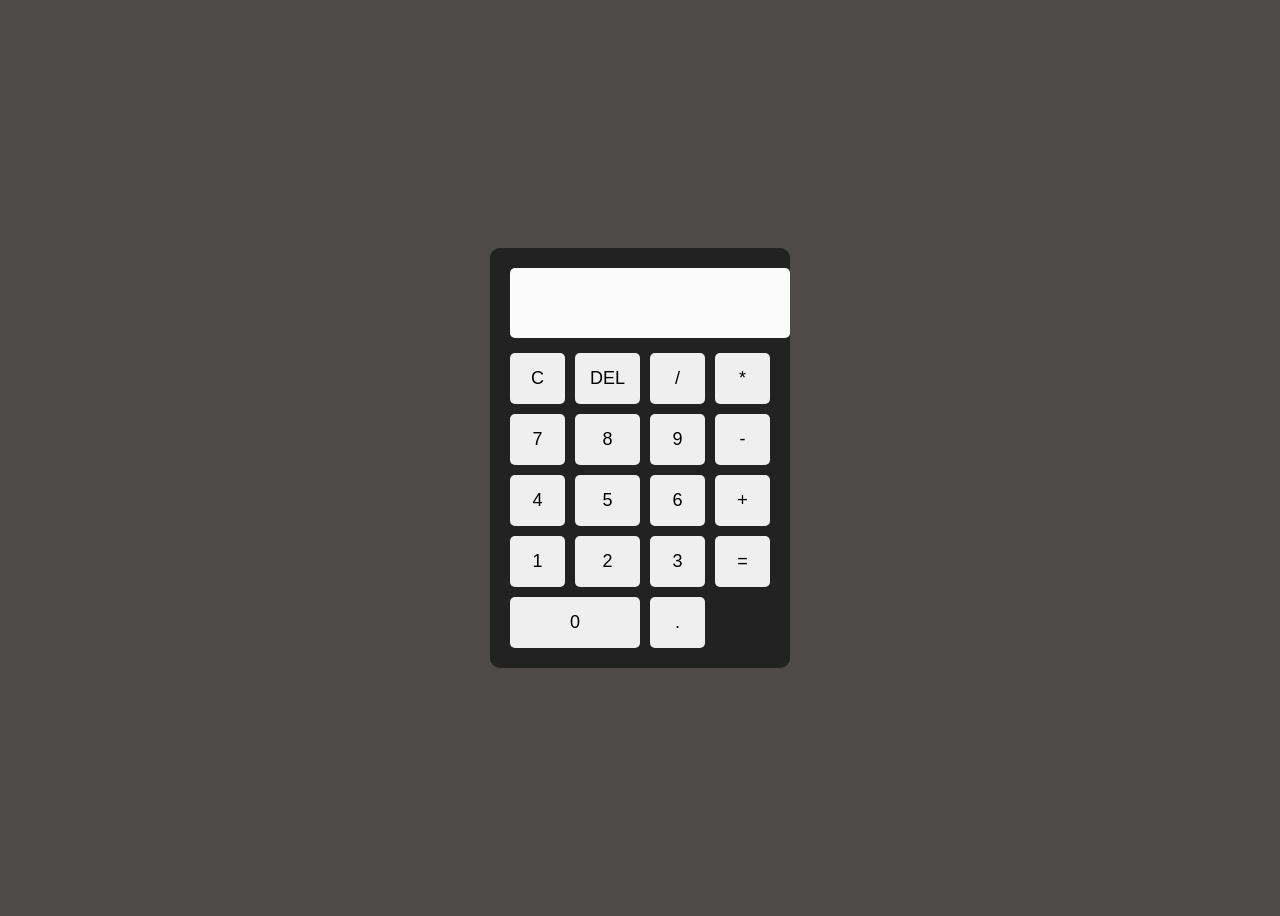
<file: calc/index.html>
<!DOCTYPE html>
<html lang="en">
<head>
    <meta charset="UTF-8">
    <title>Basic Calculator</title>
    <link rel="stylesheet" href="style.css">
</head>
<body>

    <div class="calculator">
        <input type="text" id="display" disabled>

        <div class="buttons">
            <button onclick="clearDisplay()">C</button>
            <button onclick="deleteLast()">DEL</button>
            <button onclick="appendValue('/')">/</button>
            <button onclick="appendValue('*')">*</button>

            <button onclick="appendValue('7')">7</button>
            <button onclick="appendValue('8')">8</button>
            <button onclick="appendValue('9')">9</button>
            <button onclick="appendValue('-')">-</button>

            <button onclick="appendValue('4')">4</button>
            <button onclick="appendValue('5')">5</button>
            <button onclick="appendValue('6')">6</button>
            <button onclick="appendValue('+')">+</button>

            <button onclick="appendValue('1')">1</button>
            <button onclick="appendValue('2')">2</button>
            <button onclick="appendValue('3')">3</button>
            <button onclick="calculate()">=</button>

            <button class="zero" onclick="appendValue('0')">0</button>
            <button onclick="appendValue('.')">.</button>
        </div>
    </div>

    <script src="script.js"></script>
</body>
</html>
</file>
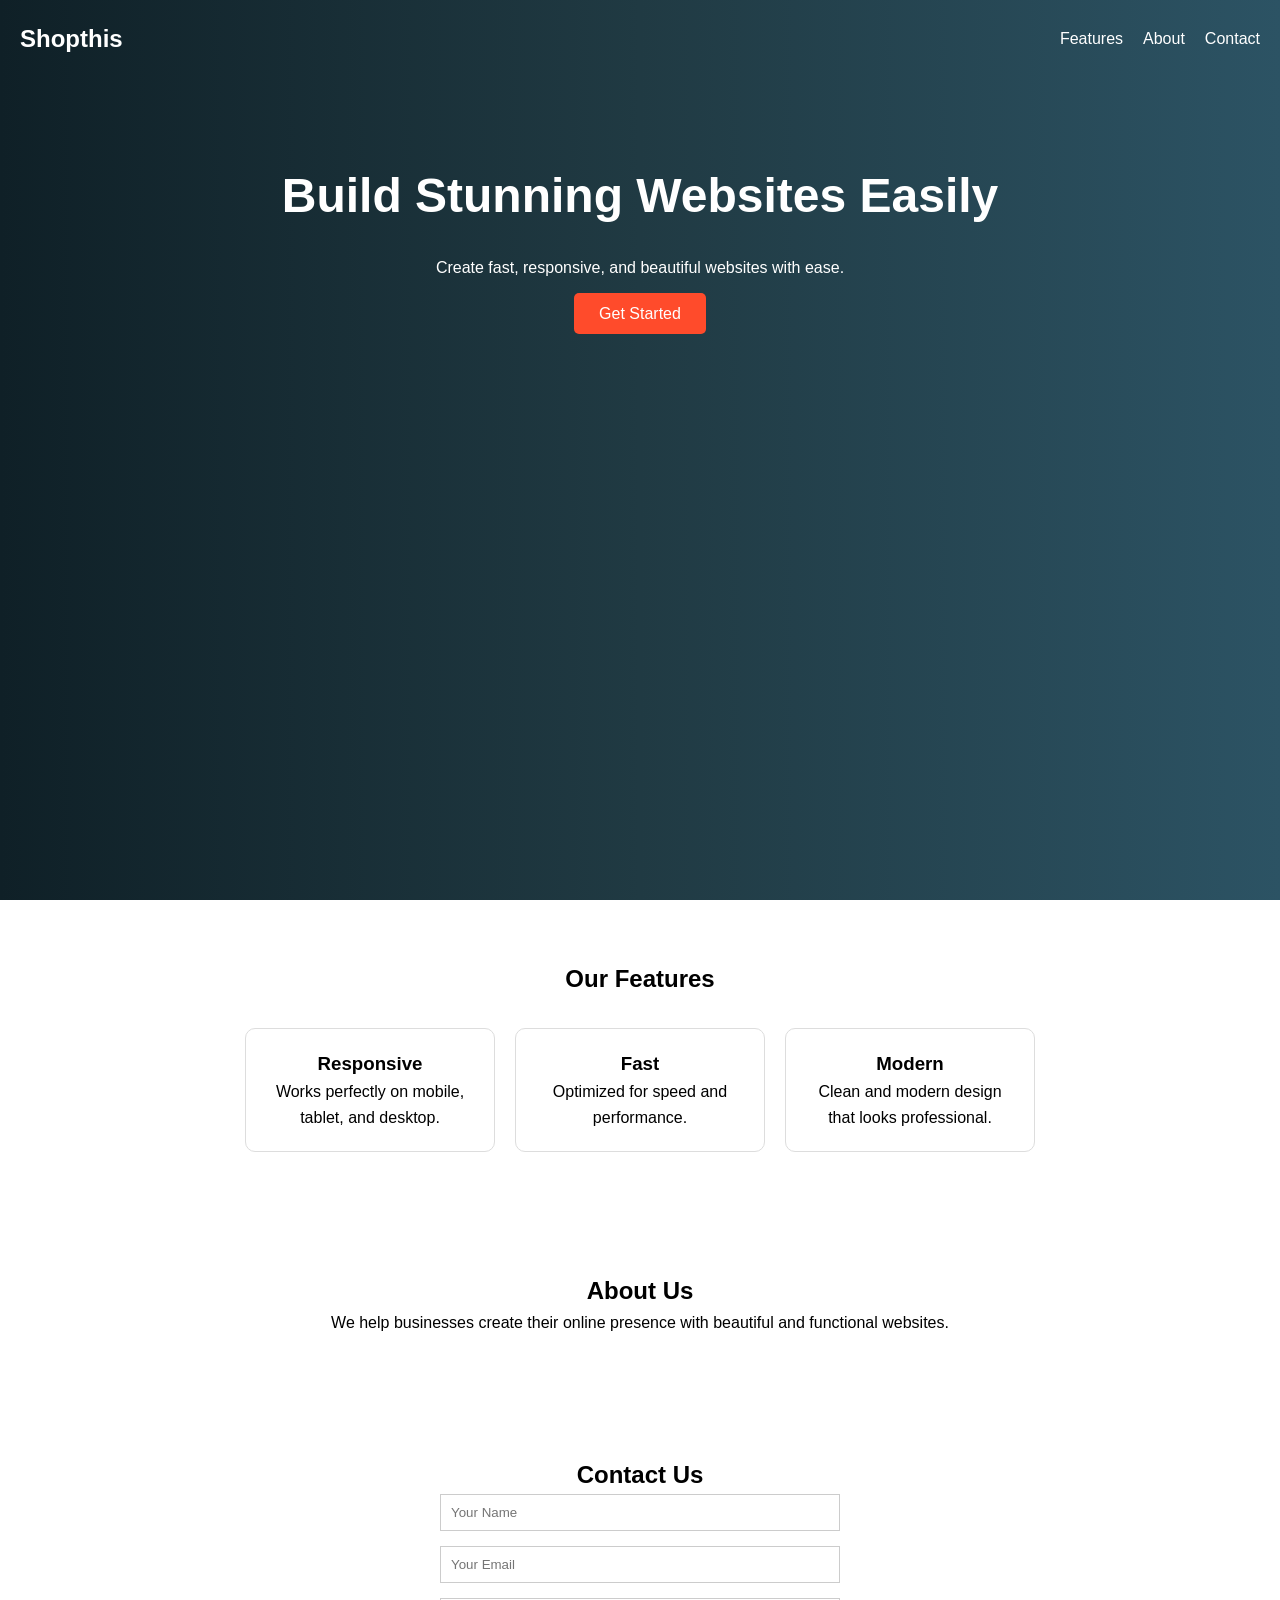
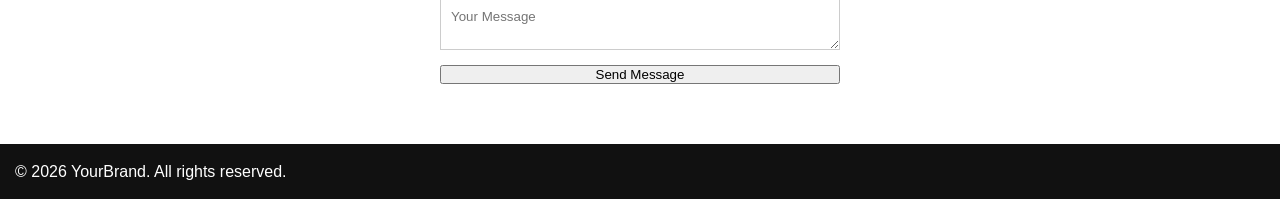
<file: landing/index.html>
<!DOCTYPE html>
<html lang="en">
<head>
    <meta charset="UTF-8" />
    <meta name="viewport" content="width=device-width, initial-scale=1.0"/>
    <title>Modern Landing Page</title>
    <link rel="stylesheet" href="style.css" />
</head>
<body>

    <header class="header">
        <nav class="navbar">
            <h1 class="logo">Shopthis</h1>
            <ul class="nav-links">
                <li><a href="#features">Features</a></li>
                <li><a href="#about">About</a></li>
                <li><a href="#contact">Contact</a></li>
            </ul>
            <button id="menu-btn">☰</button>
        </nav>

        <div class="hero">
            <h2>Build Stunning Websites Easily</h2>
            <p>Create fast, responsive, and beautiful websites with ease.</p>
            <a href="#contact" class="btn">Get Started</a>
        </div>
    </header>

    <section id="features" class="features">
        <h2>Our Features</h2>
        <div class="feature-container">
            <div class="card">
                <h3>Responsive</h3>
                <p>Works perfectly on mobile, tablet, and desktop.</p>
            </div>
            <div class="card">
                <h3>Fast</h3>
                <p>Optimized for speed and performance.</p>
            </div>
            <div class="card">
                <h3>Modern</h3>
                <p>Clean and modern design that looks professional.</p>
            </div>
        </div>
    </section>

    <section id="about" class="about">
        <h2>About Us</h2>
        <p>We help businesses create their online presence with beautiful and functional websites.</p>
    </section>

    <section id="contact" class="contact">
        <h2>Contact Us</h2>
        <form id="contact-form">
            <input type="text" placeholder="Your Name" required />
            <input type="email" placeholder="Your Email" required />
            <textarea placeholder="Your Message" required></textarea>
            <button type="submit">Send Message</button>
        </form>
    </section>

    <footer class="footer">
        <p>© 2026 YourBrand. All rights reserved.</p>
    </footer>

    <script src="script.js"></script>
</body>
</html>
</file>
<file: calc/style.css>
body {
    display: flex;
    justify-content: center;
    align-items: center;
    height: 100vh;
    background: #4f4a4a;
    font-family: Arial, sans-serif;
}

.calculator {
    background: #222;
    padding: 20px;
    border-radius: 10px;
    width: 260px;
}

#display {
    width: 100%;
    height: 50px;
    margin-bottom: 15px;
    text-align: right;
    font-size: 22px;
    padding: 10px;
    border: none;
    border-radius: 5px;
    background: #fbfbfb;
}

.buttons {
    display: grid;
    grid-template-columns: repeat(4, 1fr);
    gap: 10px;
}

button {
    padding: 15px;
    font-size: 18px;
    border: none;
    border-radius: 5px;
    cursor: pointer;
}

button:hover {
    background: #7d5b5b;
}

.zero {
    grid-column: span 2;
}
</file>
<file: landing/style.css>
* {
    margin: 0;
    padding: 0;
    box-sizing: border-box;
    font-family: Arial, Helvetica, sans-serif;
}

body {
    line-height: 1.6;
}

.header {
    background: linear-gradient(to right, #0f2027, #203a43, #2c5364);
    color: white;
    height: 100vh;
    text-align: center;
    padding: 20px;
}

.navbar {
    display: flex;
    justify-content: space-between;
    align-items: center;
}

.logo {
    font-size: 24px;
}

.nav-links {
    list-style: none;
    display: flex;
    gap: 20px;
}

.nav-links a {
    color: white;
    text-decoration: none;
}

#menu-btn {
    display: none;
    background: none;
    border: none;
    font-size: 24px;
    color: white;
}

.hero {
    margin-top: 100px;
}

.hero h2 {
    font-size: 48px;
}

.hero p {
    margin: 20px 0;
}

.btn {
    padding: 12px 25px;
    background: #ff4b2b;
    color: white;
    text-decoration: none;
    border-radius: 5px;
}

.features, .about, .contact {
    padding: 60px 20px;
    text-align: center;
}

.feature-container {
    display: flex;
    justify-content: center;
    gap: 20px;
    margin-top: 30px;
}

.card {
    padding: 20px;
    border: 1px solid #ddd;
    border-radius: 10px;
    width: 250px;
}

.contact form {
    display: flex;
    flex-direction: column;
    gap: 15px;
    max-width: 400px;
    margin: auto;
}

.contact input, .contact textarea {
    padding: 10px;
    border: 1px solid #ccc;
}

.footer {
    background: #111;
    color: white;
    padding: 15px;
}

/* Responsive */
@media (max-width: 768px) {
    .feature-container {
        flex-direction: column;
        align-items: center;
    }

    .nav-links {
        display: none;
        flex-direction: column;
        background: #203a43;
        position: absolute;
        top: 60px;
        right: 20px;
        padding: 10px;
    }

    #menu-btn {
        display: block;
    }

    .nav-links.active {
        display: flex;
    }
}
</file>
